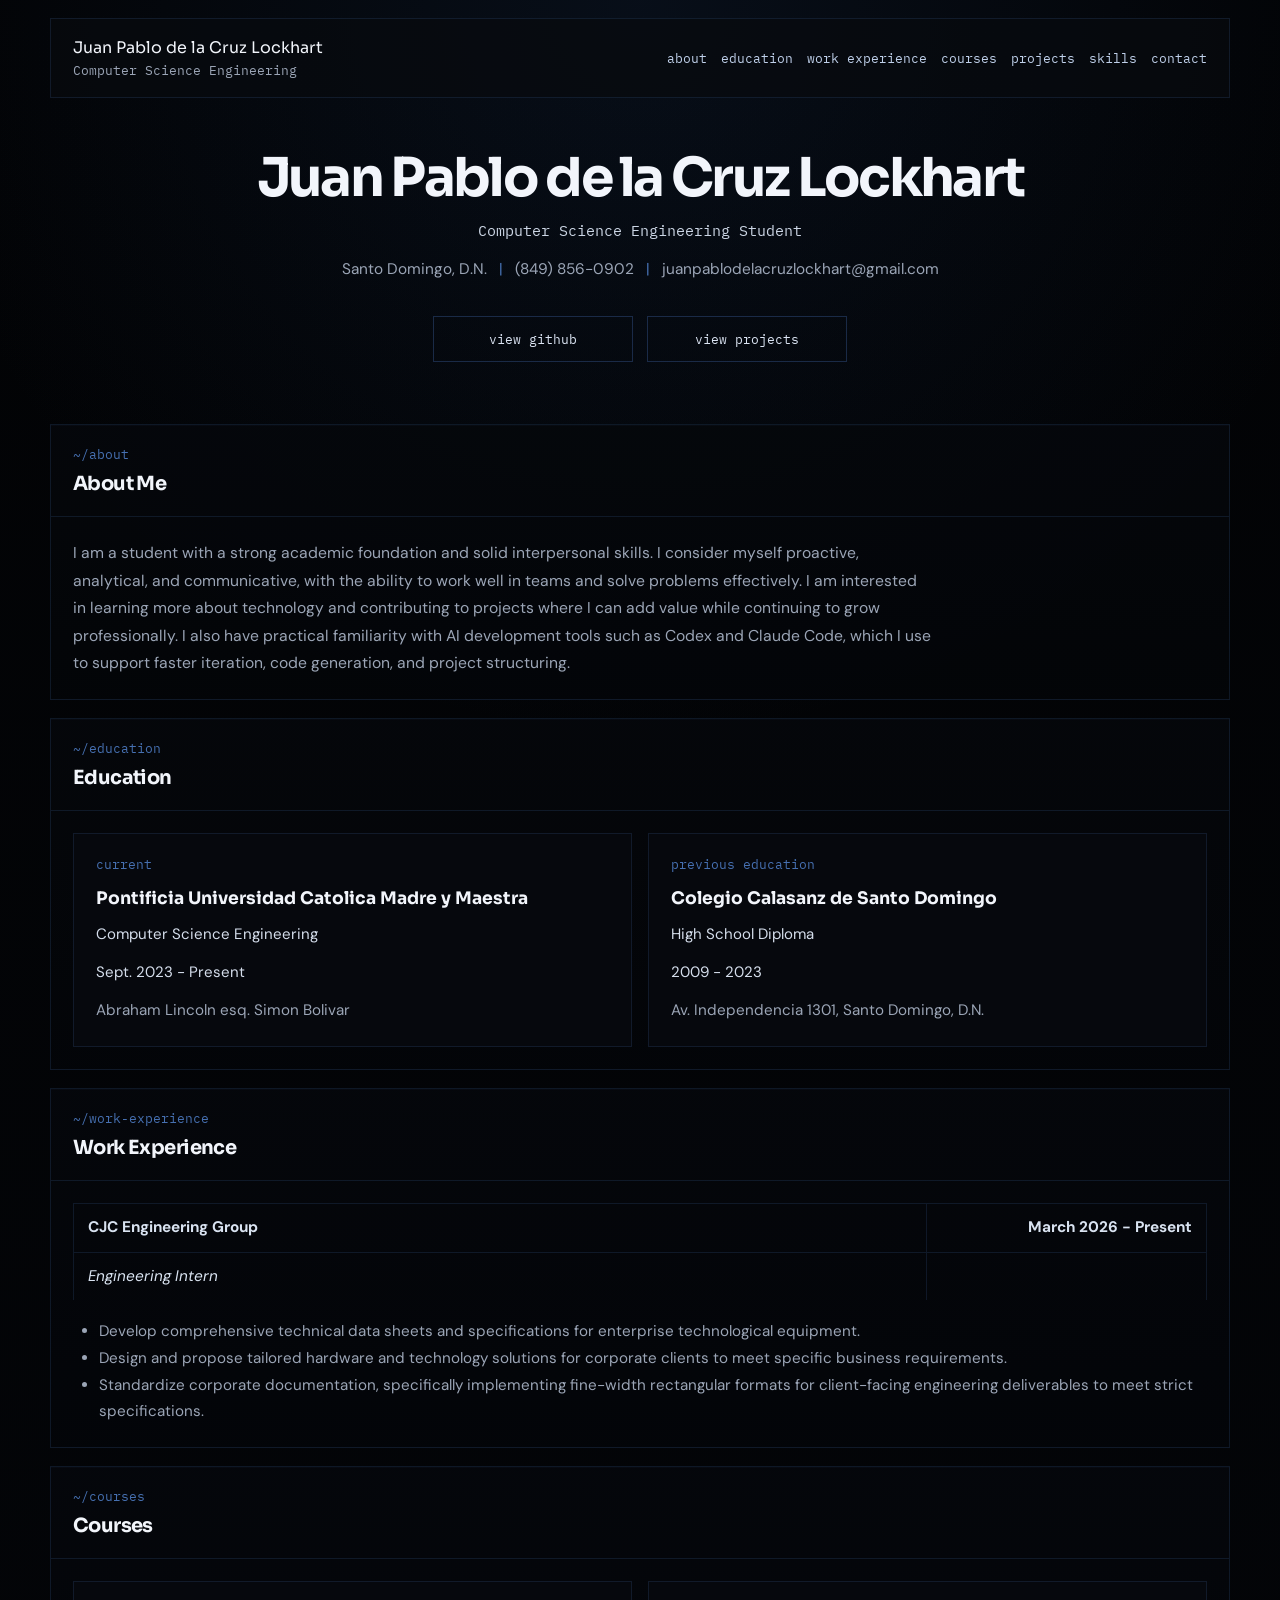
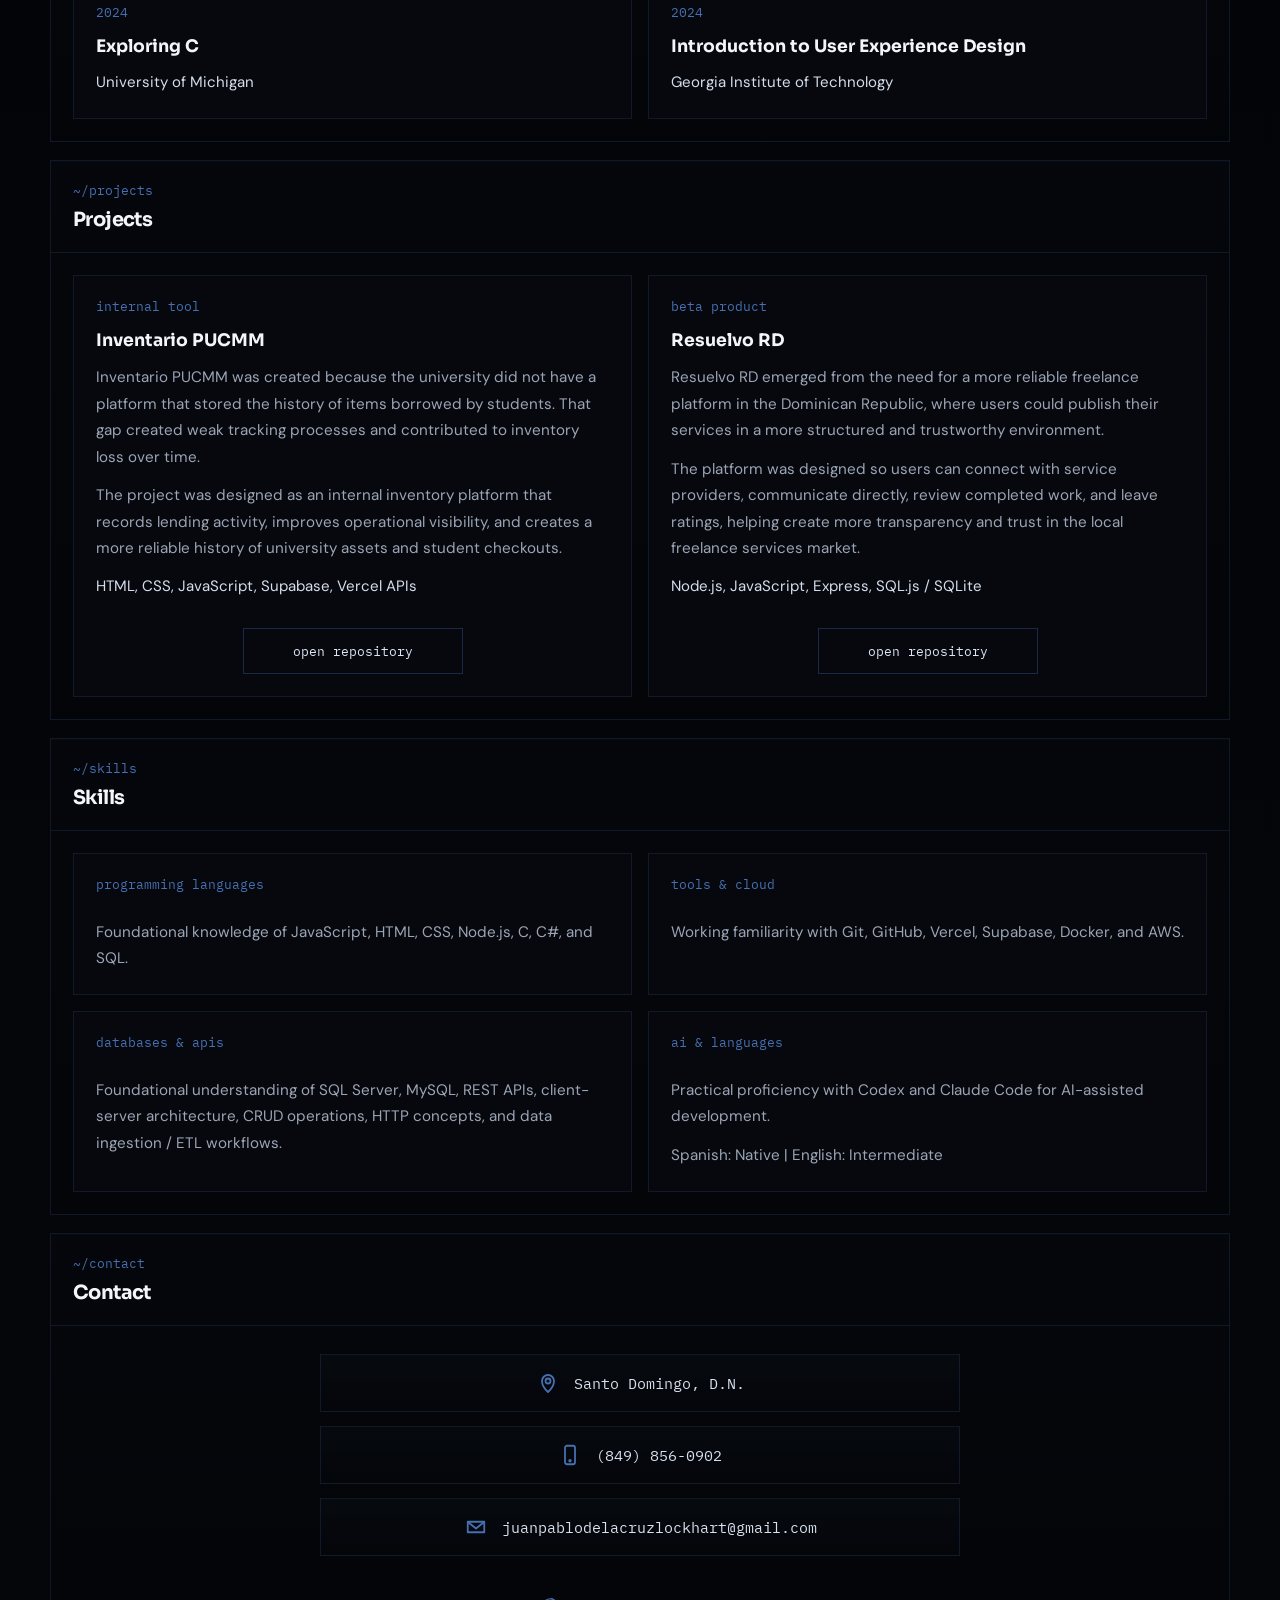
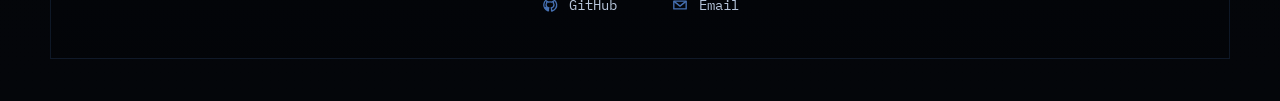
<file: index.html>
<!doctype html>
<html lang="en">
  <head>
    <meta charset="UTF-8" />
    <meta name="viewport" content="width=device-width, initial-scale=1.0" />
    <title>Juan Pablo de la Cruz Lockhart | Portfolio</title>
    <meta
      name="description"
      content="Portfolio of Juan Pablo de la Cruz Lockhart, a Computer Science Engineering student."
    />
    <meta
      property="og:title"
      content="Juan Pablo de la Cruz Lockhart | Portfolio"
    />
    <meta
      property="og:description"
      content="Academic and technical profile with projects, education, courses, skills, and contact information."
    />
    <meta property="og:type" content="website" />
    <meta property="og:url" content="https://juanpdlcl.github.io/" />
    <link rel="preconnect" href="https://fonts.googleapis.com" />
    <link rel="preconnect" href="https://fonts.gstatic.com" crossorigin />
    <link
      href="https://fonts.googleapis.com/css2?family=DM+Sans:wght@400;500;700&family=IBM+Plex+Mono:wght@400;500;600&family=Sora:wght@500;600;700&display=swap"
      rel="stylesheet"
    />
    <link rel="icon" type="image/x-icon" href="./favicon.ico?v=2" />
    <link rel="icon" type="image/png" sizes="32x32" href="./favicon-32x32.png?v=2" />
    <link rel="icon" type="image/png" sizes="16x16" href="./favicon-16x16.png?v=2" />
    <link rel="apple-touch-icon" sizes="180x180" href="./apple-touch-icon.png?v=2" />
    <link rel="stylesheet" href="./styles.css" />
  </head>
  <body>
    <div class="site-shell">
      <header class="topbar reveal" id="home">
        <div class="brand">
          <span class="brand-name">Juan Pablo de la Cruz Lockhart</span>
          <span class="brand-role">Computer Science Engineering</span>
        </div>

        <nav class="topnav">
          <a href="#about">about</a>
          <a href="#education">education</a>
          <a href="#work-experience">work experience</a>
          <a href="#courses">courses</a>
          <a href="#projects">projects</a>
          <a href="#skills">skills</a>
          <a href="#contact">contact</a>
        </nav>
      </header>

      <main>
        <section class="hero reveal">
          <h1>Juan Pablo de la Cruz Lockhart</h1>

          <p class="hero-role">Computer Science Engineering Student</p>

          <p class="hero-contact">
            Santo Domingo, D.N. <span>|</span> (849) 856-0902 <span>|</span>
            <a href="mailto:juanpablodelacruzlockhart@gmail.com"
              >juanpablodelacruzlockhart@gmail.com</a
            >
          </p>

          <div class="hero-actions">
            <a class="hero-button" href="https://github.com/juanpdlcl">view github</a>
            <a class="hero-button hero-button-secondary" href="#projects"
              >view projects</a
            >
          </div>
        </section>

        <section class="content-section reveal" id="about">
          <div class="section-head">
            <p class="section-path">~/about</p>
            <h2>About Me</h2>
          </div>
          <div class="section-body">
            <p class="copy-block">
              I am a student with a strong academic foundation and solid
              interpersonal skills. I consider myself proactive, analytical, and
              communicative, with the ability to work well in teams and solve
              problems effectively. I am interested in learning more about
              technology and contributing to projects where I can add value
              while continuing to grow professionally. I also have practical
              familiarity with AI development tools such as Codex and Claude
              Code, which I use to support faster iteration, code generation,
              and project structuring.
            </p>
          </div>
        </section>

        <section class="content-section reveal" id="education">
          <div class="section-head">
            <p class="section-path">~/education</p>
            <h2>Education</h2>
          </div>
          <div class="card-grid">
            <article class="info-card">
              <div class="card-label">current</div>
              <h3>Pontificia Universidad Catolica Madre y Maestra</h3>
              <p class="card-meta">
                Computer Science Engineering
              </p>
              <p class="card-meta">Sept. 2023 - Present</p>
              <p class="card-copy">Abraham Lincoln esq. Simon Bolivar</p>
            </article>

            <article class="info-card">
              <div class="card-label">previous education</div>
              <h3>Colegio Calasanz de Santo Domingo</h3>
              <p class="card-meta">High School Diploma</p>
              <p class="card-meta">2009 - 2023</p>
              <p class="card-copy">Av. Independencia 1301, Santo Domingo, D.N.</p>
            </article>
          </div>
        </section>

        <section class="content-section reveal" id="work-experience">
          <div class="section-head">
            <p class="section-path">~/work-experience</p>
            <h2>Work Experience</h2>
          </div>
          <div class="experience-table">
            <div class="experience-row experience-row-head">
              <div class="experience-main">CJC Engineering Group</div>
              <div class="experience-side">March 2026 - Present</div>
            </div>
            <div class="experience-row">
              <div class="experience-main"><em>Engineering Intern</em></div>
              <div class="experience-side"></div>
            </div>
            <div class="experience-details">
              <ul class="detail-list">
                <li>
                  Develop comprehensive technical data sheets and
                  specifications for enterprise technological equipment.
                </li>
                <li>
                  Design and propose tailored hardware and technology solutions
                  for corporate clients to meet specific business requirements.
                </li>
                <li>
                  Standardize corporate documentation, specifically
                  implementing fine-width rectangular formats for client-facing
                  engineering deliverables to meet strict specifications.
                </li>
              </ul>
            </div>
          </div>
        </section>

        <section class="content-section reveal" id="courses">
          <div class="section-head">
            <p class="section-path">~/courses</p>
            <h2>Courses</h2>
          </div>
          <div class="card-grid">
            <article class="info-card">
              <div class="card-label">2024</div>
              <h3>Exploring C</h3>
              <p class="card-meta">University of Michigan</p>
            </article>

            <article class="info-card">
              <div class="card-label">2024</div>
              <h3>Introduction to User Experience Design</h3>
              <p class="card-meta">Georgia Institute of Technology</p>
            </article>
          </div>
        </section>

        <section class="content-section reveal" id="projects">
          <div class="section-head">
            <p class="section-path">~/projects</p>
            <h2>Projects</h2>
          </div>
          <div class="card-grid">
            <article class="info-card project-card">
              <div class="card-label">internal tool</div>
              <h3>Inventario PUCMM</h3>
              <p class="card-copy">
                Inventario PUCMM was created because the university did not have
                a platform that stored the history of items borrowed by
                students. That gap created weak tracking processes and
                contributed to inventory loss over time.
              </p>
              <p class="card-copy">
                The project was designed as an internal inventory platform that
                records lending activity, improves operational visibility, and
                creates a more reliable history of university assets and student
                checkouts.
              </p>
              <p class="card-meta">HTML, CSS, JavaScript, Supabase, Vercel APIs</p>
              <a class="card-button" href="https://github.com/juanpdlcl/inventario-pucmm"
                >open repository</a
              >
            </article>

            <article class="info-card project-card">
              <div class="card-label">beta product</div>
              <h3>Resuelvo RD</h3>
              <p class="card-copy">
                Resuelvo RD emerged from the need for a more reliable freelance
                platform in the Dominican Republic, where users could publish
                their services in a more structured and trustworthy environment.
              </p>
              <p class="card-copy">
                The platform was designed so users can connect with service
                providers, communicate directly, review completed work, and
                leave ratings, helping create more transparency and trust in the
                local freelance services market.
              </p>
              <p class="card-meta">Node.js, JavaScript, Express, SQL.js / SQLite</p>
              <a class="card-button" href="https://github.com/juanpdlcl/resuelvo-rd"
                >open repository</a
              >
            </article>
          </div>
        </section>

        <section class="content-section reveal" id="skills">
          <div class="section-head">
            <p class="section-path">~/skills</p>
            <h2>Skills</h2>
          </div>
          <div class="card-grid">
            <article class="info-card">
              <div class="card-label">programming languages</div>
              <p class="card-copy">
                Foundational knowledge of JavaScript, HTML, CSS, Node.js, C,
                C#, and SQL.
              </p>
            </article>

            <article class="info-card">
              <div class="card-label">tools & cloud</div>
              <p class="card-copy">
                Working familiarity with Git, GitHub, Vercel, Supabase, Docker,
                and AWS.
              </p>
            </article>

            <article class="info-card">
              <div class="card-label">databases & APIs</div>
              <p class="card-copy">
                Foundational understanding of SQL Server, MySQL, REST APIs,
                client-server architecture, CRUD operations, HTTP concepts, and
                data ingestion / ETL workflows.
              </p>
            </article>

            <article class="info-card">
              <div class="card-label">AI & languages</div>
              <p class="card-copy">
                Practical proficiency with Codex and Claude Code for AI-assisted
                development.
              </p>
              <p class="card-copy">Spanish: Native | English: Intermediate</p>
            </article>
          </div>
        </section>

        <section class="content-section reveal" id="contact">
          <div class="section-head">
            <p class="section-path">~/contact</p>
            <h2>Contact</h2>
          </div>
          <div class="contact-showcase">
            <div class="contact-stack">
              <a class="contact-banner" href="https://maps.google.com/?q=Santo+Domingo,+Dominican+Republic">
                <span class="contact-icon" aria-hidden="true">
                  <svg viewBox="0 0 24 24" role="img">
                    <path d="M12 21s-6-5.4-6-11a6 6 0 1 1 12 0c0 5.6-6 11-6 11Z" />
                    <circle cx="12" cy="10" r="2.5" />
                  </svg>
                </span>
                <span class="contact-value">Santo Domingo, D.N.</span>
              </a>

              <a class="contact-banner" href="tel:+18498560902">
                <span class="contact-icon" aria-hidden="true">
                  <svg viewBox="0 0 24 24" role="img">
                    <rect x="7" y="2.75" width="10" height="18.5" rx="2" />
                    <circle cx="12" cy="17.8" r="0.8" />
                  </svg>
                </span>
                <span class="contact-value">(849) 856-0902</span>
              </a>

              <a class="contact-banner" href="mailto:juanpablodelacruzlockhart@gmail.com">
                <span class="contact-icon" aria-hidden="true">
                  <svg viewBox="0 0 24 24" role="img">
                    <path d="M3.75 6.75h16.5v10.5H3.75z" />
                    <path d="m4.5 7.5 7.5 6 7.5-6" />
                  </svg>
                </span>
                <span class="contact-value">juanpablodelacruzlockhart@gmail.com</span>
              </a>
            </div>

            <div class="contact-socials">
              <a class="social-link" href="https://github.com/juanpdlcl">
                <span class="social-icon" aria-hidden="true">
                  <svg viewBox="0 0 24 24" role="img">
                    <path
                      d="M12 3.75a8.25 8.25 0 0 0-2.61 16.08c.41.08.56-.18.56-.4v-1.42c-2.29.5-2.78-.97-2.78-.97a2.18 2.18 0 0 0-.91-1.21c-.74-.5.06-.49.06-.49a1.72 1.72 0 0 1 1.26.84 1.77 1.77 0 0 0 2.42.69 1.77 1.77 0 0 1 .53-1.11c-1.83-.21-3.75-.91-3.75-4.05a3.17 3.17 0 0 1 .84-2.21 2.95 2.95 0 0 1 .08-2.18s.69-.22 2.27.84a7.84 7.84 0 0 1 4.12 0c1.58-1.06 2.27-.84 2.27-.84a2.95 2.95 0 0 1 .08 2.18 3.17 3.17 0 0 1 .84 2.21c0 3.15-1.93 3.84-3.77 4.04a1.98 1.98 0 0 1 .56 1.54v2.29c0 .22.15.49.57.4A8.25 8.25 0 0 0 12 3.75Z"
                    />
                  </svg>
                </span>
                <span>GitHub</span>
              </a>

              <a class="social-link" href="mailto:juanpablodelacruzlockhart@gmail.com">
                <span class="social-icon" aria-hidden="true">
                  <svg viewBox="0 0 24 24" role="img">
                    <path d="M3.75 6.75h16.5v10.5H3.75z" />
                    <path d="m4.5 7.5 7.5 6 7.5-6" />
                  </svg>
                </span>
                <span>Email</span>
              </a>
            </div>
          </div>
        </section>
      </main>
    </div>

    <script src="./script.js"></script>
  </body>
</html>
</file>
<file: styles.css>
:root {
  --bg: #020305;
  --panel: #06080d;
  --panel-alt: #0a0e15;
  --text: #f2f5fb;
  --muted: #9ba5b6;
  --line: rgba(56, 90, 148, 0.22);
  --line-strong: rgba(56, 90, 148, 0.42);
  --accent: #24497f;
  --accent-bright: #4670b1;
  --accent-soft: rgba(70, 112, 177, 0.14);
  --max-width: 1180px;
}

* {
  box-sizing: border-box;
}

html {
  scroll-behavior: smooth;
}

body {
  margin: 0;
  min-height: 100vh;
  background:
    radial-gradient(circle at top center, rgba(36, 73, 127, 0.16), transparent 22%),
    linear-gradient(180deg, #020305 0%, #04060a 100%);
  color: var(--text);
  font-family: "DM Sans", sans-serif;
}

a {
  color: inherit;
  text-decoration: none;
}

.site-shell {
  width: min(var(--max-width), calc(100% - 40px));
  margin: 0 auto;
  padding: 18px 0 42px;
}

.topbar {
  display: flex;
  justify-content: space-between;
  align-items: center;
  gap: 20px;
  padding: 18px 22px;
  border: 1px solid var(--line);
  background: rgba(7, 10, 15, 0.72);
}

.brand {
  display: flex;
  flex-direction: column;
  gap: 4px;
}

.brand-name {
  font-family: "Sora", sans-serif;
  font-size: 1rem;
  color: var(--text);
}

.brand-role {
  font-family: "IBM Plex Mono", monospace;
  font-size: 0.82rem;
  color: var(--muted);
}

.topnav {
  display: flex;
  flex-wrap: wrap;
  gap: 14px;
}

.topnav a {
  font-family: "IBM Plex Mono", monospace;
  font-size: 0.84rem;
  color: #bfd0ea;
  transition: color 180ms ease;
}

.topnav a:hover {
  color: var(--text);
}

.hero {
  padding: 52px 0 44px;
  text-align: center;
}

.availability {
  display: inline-flex;
  align-items: center;
  gap: 10px;
  min-height: 38px;
  padding: 0 14px;
  margin-bottom: 22px;
  border: 1px solid var(--line);
  color: #d6e0ef;
  font-family: "IBM Plex Mono", monospace;
  font-size: 0.84rem;
}

.availability::before {
  content: "";
  width: 9px;
  height: 9px;
  background: var(--accent-bright);
}

.hero h1 {
  margin: 0;
  font-family: "Sora", sans-serif;
  font-size: clamp(2.2rem, 4.5vw, 3.35rem);
  line-height: 1.05;
  letter-spacing: -0.05em;
}

.hero-role {
  margin: 14px 0 0;
  color: #ccd6e5;
  font-family: "IBM Plex Mono", monospace;
  font-size: 0.96rem;
}

.hero-contact {
  margin: 16px 0 0;
  color: var(--muted);
  font-size: 0.96rem;
  line-height: 1.7;
}

.hero-contact span {
  margin: 0 8px;
  color: var(--accent-bright);
}

.hero-contact a:hover {
  color: #dce8fb;
}

.hero-actions {
  display: flex;
  justify-content: center;
  flex-wrap: wrap;
  gap: 14px;
  margin-top: 34px;
}

.hero-button,
.card-button {
  display: inline-flex;
  align-items: center;
  justify-content: center;
  min-height: 46px;
  padding: 0 20px;
  border: 1px solid var(--line-strong);
  color: #dce5f4;
  font-family: "IBM Plex Mono", monospace;
  font-size: 0.84rem;
  transition:
    background-color 180ms ease,
    border-color 180ms ease,
    color 180ms ease;
}

.hero-button {
  min-width: 200px;
}

.hero-button:hover,
.card-button:hover {
  border-color: var(--accent-bright);
  background: var(--accent-soft);
}

.hero-button-secondary {
  background: transparent;
}

.content-section {
  margin-top: 18px;
  border: 1px solid var(--line);
  background: linear-gradient(180deg, rgba(5, 7, 11, 0.92), rgba(3, 5, 8, 0.92));
  box-shadow: inset 0 1px 0 rgba(70, 112, 177, 0.04);
}

.section-head {
  padding: 20px 22px;
  border-bottom: 1px solid var(--line);
}

.section-path {
  margin: 0 0 8px;
  color: var(--accent-bright);
  font-family: "IBM Plex Mono", monospace;
  font-size: 0.84rem;
}

.section-head h2 {
  margin: 0;
  font-family: "Sora", sans-serif;
  font-size: 1.22rem;
  letter-spacing: -0.03em;
}

.section-body,
.card-grid {
  padding: 22px;
}

.copy-block {
  margin: 0;
  max-width: 860px;
  color: var(--muted);
  font-size: 0.98rem;
  line-height: 1.75;
}

.card-grid {
  display: grid;
  grid-template-columns: repeat(2, minmax(0, 1fr));
  gap: 16px;
}

.card-grid-3 {
  grid-template-columns: repeat(3, minmax(0, 1fr));
}

.experience-table {
  padding: 22px;
}

.experience-row {
  display: grid;
  grid-template-columns: minmax(0, 1fr) 280px;
  border: 1px solid var(--line);
  border-bottom: 0;
}

.experience-row:last-of-type {
  border-bottom: 1px solid var(--line);
}

.experience-row-head .experience-main,
.experience-row-head .experience-side {
  font-weight: 700;
}

.experience-main,
.experience-side {
  padding: 12px 14px;
  color: #d9e3f1;
  font-size: 0.96rem;
  line-height: 1.55;
}

.experience-side {
  border-left: 1px solid var(--line);
  text-align: right;
}

.experience-details {
  padding: 18px 8px 0;
}

.info-card {
  display: flex;
  flex-direction: column;
  min-height: 100%;
  padding: 22px;
  border: 1px solid var(--line);
  background: var(--panel);
}

.card-label {
  margin-bottom: 14px;
  color: var(--accent-bright);
  font-family: "IBM Plex Mono", monospace;
  font-size: 0.8rem;
  text-transform: lowercase;
}

.info-card h3 {
  margin: 0;
  font-family: "Sora", sans-serif;
  font-size: 1.08rem;
  line-height: 1.35;
}

.card-meta {
  margin: 12px 0 0;
  color: #d5deec;
  font-size: 0.94rem;
  line-height: 1.7;
}

.card-copy {
  margin: 12px 0 0;
  color: var(--muted);
  font-size: 0.95rem;
  line-height: 1.75;
  overflow-wrap: anywhere;
}

.detail-list {
  margin: 0;
  padding-left: 18px;
  color: var(--muted);
  font-size: 0.95rem;
  line-height: 1.75;
}

.project-card .card-button {
  width: min(100%, 220px);
  margin-top: 28px;
  align-self: center;
}

.contact-showcase {
  padding: 28px 22px 30px;
}

.contact-stack {
  display: flex;
  flex-direction: column;
  align-items: center;
  gap: 14px;
}

.contact-banner {
  display: inline-flex;
  align-items: center;
  justify-content: center;
  gap: 14px;
  width: min(100%, 640px);
  min-height: 58px;
  padding: 0 22px;
  border: 1px solid var(--line);
  background: linear-gradient(180deg, rgba(7, 10, 15, 0.88), rgba(4, 6, 10, 0.96));
  color: #dce5f4;
  transition:
    border-color 180ms ease,
    background-color 180ms ease,
    transform 180ms ease;
}

.contact-banner:hover {
  border-color: var(--accent-bright);
  background: linear-gradient(180deg, rgba(11, 16, 25, 0.92), rgba(6, 9, 14, 0.98));
  transform: translateY(-1px);
}

.contact-icon,
.social-icon {
  display: inline-flex;
  align-items: center;
  justify-content: center;
  color: var(--accent-bright);
  flex-shrink: 0;
}

.contact-icon {
  width: 24px;
  height: 24px;
}

.contact-icon svg,
.social-icon svg {
  width: 100%;
  height: 100%;
  stroke: currentColor;
  fill: none;
  stroke-width: 1.8;
  stroke-linecap: round;
  stroke-linejoin: round;
}

.contact-value {
  color: #d8e1ee;
  font-family: "IBM Plex Mono", monospace;
  font-size: 0.96rem;
  text-align: center;
  overflow-wrap: anywhere;
}

.contact-socials {
  display: flex;
  justify-content: center;
  flex-wrap: wrap;
  gap: 16px;
  margin-top: 26px;
}

.social-link {
  display: inline-flex;
  align-items: center;
  gap: 10px;
  min-height: 46px;
  padding: 0 18px;
  border: 1px solid transparent;
  color: #b7c5db;
  font-family: "IBM Plex Mono", monospace;
  font-size: 0.9rem;
  transition:
    border-color 180ms ease,
    color 180ms ease,
    background-color 180ms ease;
}

.social-link:hover {
  border-color: var(--line);
  background: rgba(36, 73, 127, 0.08);
  color: #ebf1fb;
}

.social-icon {
  width: 18px;
  height: 18px;
}

.reveal {
  opacity: 0;
  transform: translateY(18px);
  transition: opacity 700ms ease, transform 700ms ease;
}

.reveal.is-visible {
  opacity: 1;
  transform: translateY(0);
}

@media (max-width: 1024px) {
  .card-grid,
  .card-grid-3 {
    grid-template-columns: 1fr;
  }

  .experience-row {
    grid-template-columns: 1fr;
  }

  .experience-side {
    border-left: 0;
    border-top: 1px solid var(--line);
    text-align: left;
  }
}

@media (max-width: 860px) {
  .topbar {
    flex-direction: column;
    align-items: flex-start;
  }

  .topnav {
    justify-content: flex-start;
  }

  .hero-contact span {
    display: none;
  }
}

@media (max-width: 720px) {
  .site-shell {
    width: min(100% - 24px, var(--max-width));
  }

  .hero {
    padding: 42px 0 34px;
  }

  .hero-actions {
    flex-direction: column;
    align-items: center;
  }

  .hero-button {
    width: 100%;
  }

  .section-head,
  .section-body,
  .card-grid {
    padding-left: 18px;
    padding-right: 18px;
  }

  .contact-showcase {
    padding-left: 18px;
    padding-right: 18px;
  }

  .contact-banner {
    justify-content: flex-start;
    padding: 14px 16px;
    min-height: 0;
  }

  .contact-value {
    text-align: left;
    font-size: 0.92rem;
  }
}
</file>
